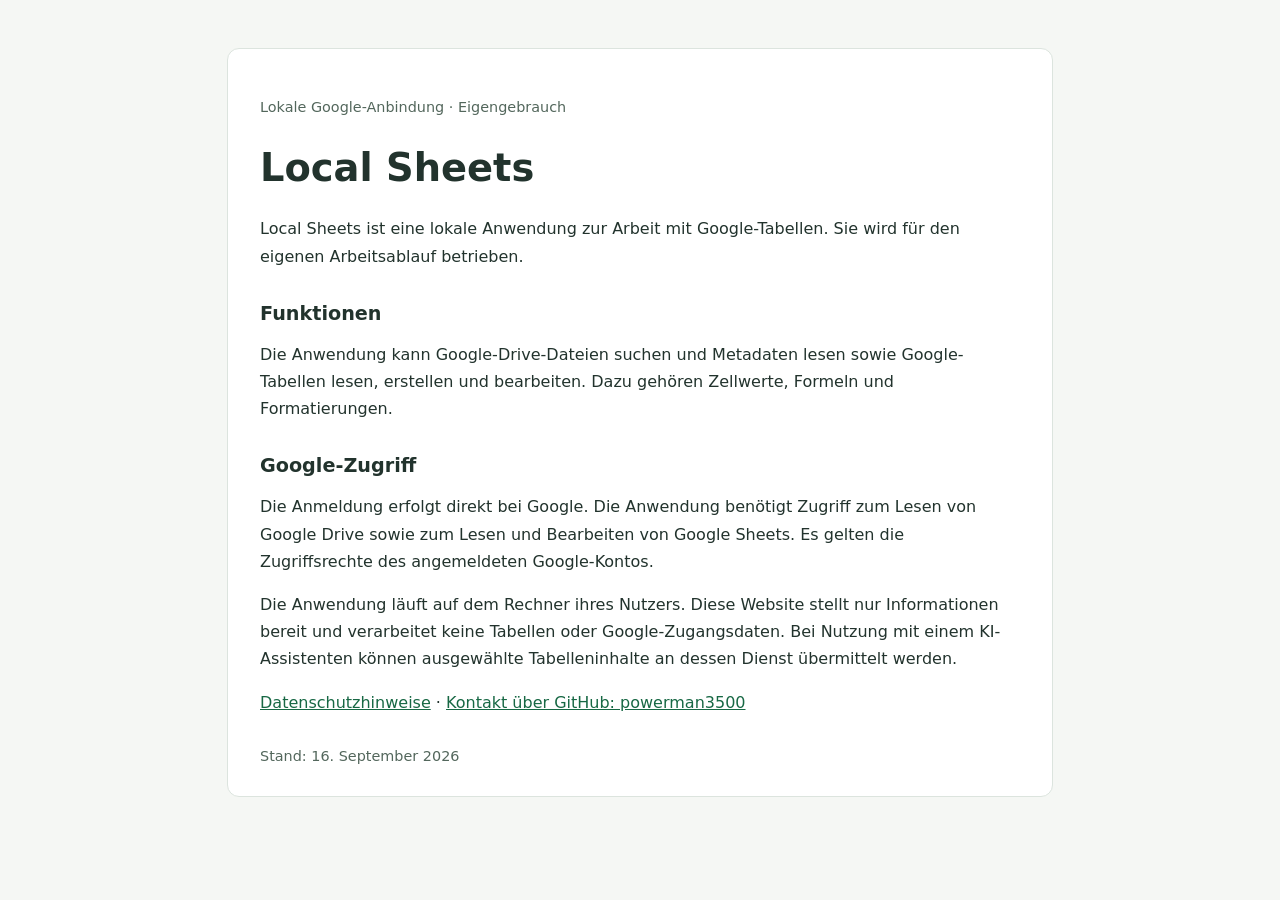
<file: index.html>
<!doctype html>
<html lang="de"><head><meta charset="utf-8"><meta name="viewport" content="width=device-width, initial-scale=1"><title>Local Sheets</title><link rel="stylesheet" href="style.css"></head>
<body><main><p class="eyebrow">Lokale Google-Anbindung · Eigengebrauch</p><h1>Local Sheets</h1>
<p>Local Sheets ist eine lokale Anwendung zur Arbeit mit Google-Tabellen. Sie wird für den eigenen Arbeitsablauf betrieben.</p>
<h2>Funktionen</h2><p>Die Anwendung kann Google-Drive-Dateien suchen und Metadaten lesen sowie Google-Tabellen lesen, erstellen und bearbeiten. Dazu gehören Zellwerte, Formeln und Formatierungen.</p>
<h2>Google-Zugriff</h2><p>Die Anmeldung erfolgt direkt bei Google. Die Anwendung benötigt Zugriff zum Lesen von Google Drive sowie zum Lesen und Bearbeiten von Google Sheets. Es gelten die Zugriffsrechte des angemeldeten Google-Kontos.</p>
<p>Die Anwendung läuft auf dem Rechner ihres Nutzers. Diese Website stellt nur Informationen bereit und verarbeitet keine Tabellen oder Google-Zugangsdaten. Bei Nutzung mit einem KI-Assistenten können ausgewählte Tabelleninhalte an dessen Dienst übermittelt werden.</p>
<p><a href="privacy.html">Datenschutzhinweise</a> · <a href="https://github.com/powerman3500">Kontakt über GitHub: powerman3500</a></p>
<footer>Stand: 16. September 2026</footer></main></body></html>
</file>
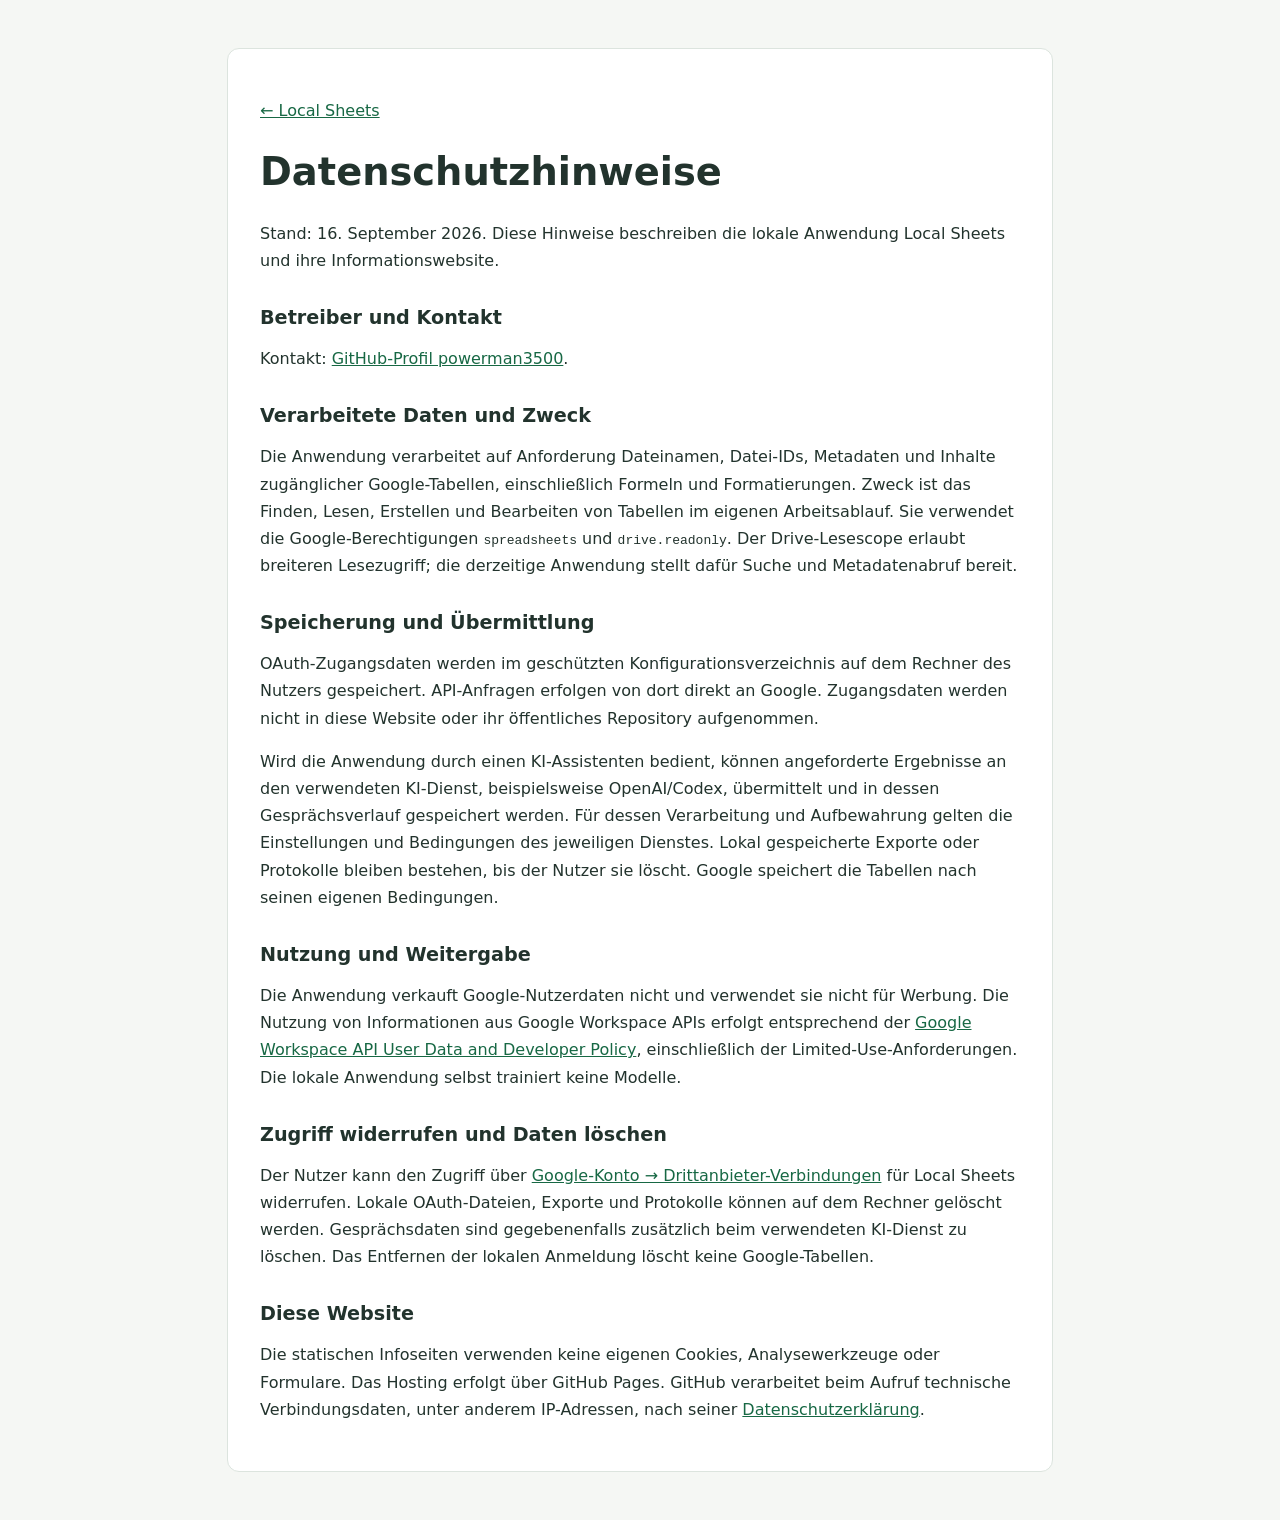
<file: privacy.html>
<!doctype html>
<html lang="de"><head><meta charset="utf-8"><meta name="viewport" content="width=device-width, initial-scale=1"><title>Datenschutz · Local Sheets</title><link rel="stylesheet" href="style.css"></head>
<body><main><p><a href="index.html">← Local Sheets</a></p><h1>Datenschutzhinweise</h1>
<p>Stand: 16. September 2026. Diese Hinweise beschreiben die lokale Anwendung Local Sheets und ihre Informationswebsite.</p>
<h2>Betreiber und Kontakt</h2><p>Kontakt: <a href="https://github.com/powerman3500">GitHub-Profil powerman3500</a>.</p>
<h2>Verarbeitete Daten und Zweck</h2><p>Die Anwendung verarbeitet auf Anforderung Dateinamen, Datei-IDs, Metadaten und Inhalte zugänglicher Google-Tabellen, einschließlich Formeln und Formatierungen. Zweck ist das Finden, Lesen, Erstellen und Bearbeiten von Tabellen im eigenen Arbeitsablauf. Sie verwendet die Google-Berechtigungen <code>spreadsheets</code> und <code>drive.readonly</code>. Der Drive-Lesescope erlaubt breiteren Lesezugriff; die derzeitige Anwendung stellt dafür Suche und Metadatenabruf bereit.</p>
<h2>Speicherung und Übermittlung</h2><p>OAuth-Zugangsdaten werden im geschützten Konfigurationsverzeichnis auf dem Rechner des Nutzers gespeichert. API-Anfragen erfolgen von dort direkt an Google. Zugangsdaten werden nicht in diese Website oder ihr öffentliches Repository aufgenommen.</p>
<p>Wird die Anwendung durch einen KI-Assistenten bedient, können angeforderte Ergebnisse an den verwendeten KI-Dienst, beispielsweise OpenAI/Codex, übermittelt und in dessen Gesprächsverlauf gespeichert werden. Für dessen Verarbeitung und Aufbewahrung gelten die Einstellungen und Bedingungen des jeweiligen Dienstes. Lokal gespeicherte Exporte oder Protokolle bleiben bestehen, bis der Nutzer sie löscht. Google speichert die Tabellen nach seinen eigenen Bedingungen.</p>
<h2>Nutzung und Weitergabe</h2><p>Die Anwendung verkauft Google-Nutzerdaten nicht und verwendet sie nicht für Werbung. Die Nutzung von Informationen aus Google Workspace APIs erfolgt entsprechend der <a href="https://developers.google.com/workspace/workspace-api-user-data-developer-policy">Google Workspace API User Data and Developer Policy</a>, einschließlich der Limited-Use-Anforderungen. Die lokale Anwendung selbst trainiert keine Modelle.</p>
<h2>Zugriff widerrufen und Daten löschen</h2><p>Der Nutzer kann den Zugriff über <a href="https://myaccount.google.com/connections">Google-Konto → Drittanbieter-Verbindungen</a> für Local Sheets widerrufen. Lokale OAuth-Dateien, Exporte und Protokolle können auf dem Rechner gelöscht werden. Gesprächsdaten sind gegebenenfalls zusätzlich beim verwendeten KI-Dienst zu löschen. Das Entfernen der lokalen Anmeldung löscht keine Google-Tabellen.</p>
<h2>Diese Website</h2><p>Die statischen Infoseiten verwenden keine eigenen Cookies, Analysewerkzeuge oder Formulare. Das Hosting erfolgt über GitHub Pages. GitHub verarbeitet beim Aufruf technische Verbindungsdaten, unter anderem IP-Adressen, nach seiner <a href="https://docs.github.com/en/site-policy/privacy-policies/github-general-privacy-statement">Datenschutzerklärung</a>.</p>
</main></body></html>
</file>
<file: style.css>
:root{color-scheme:light;font-family:system-ui,sans-serif;color:#22332d;background:#f5f7f4}body{margin:0}main{max-width:760px;margin:48px auto;padding:32px;background:white;border:1px solid #dce4de;border-radius:12px}h1{font-size:2.4rem;line-height:1.15}h2{font-size:1.2rem;margin-top:2rem}p{line-height:1.7}a{color:#176844}.eyebrow,footer{font-size:.9rem;color:#53675c}footer{margin-top:2rem}@media(max-width:600px){main{margin:0;border:0;border-radius:0;padding:24px}h1{font-size:2rem}}code{overflow-wrap:anywhere}
</file>
